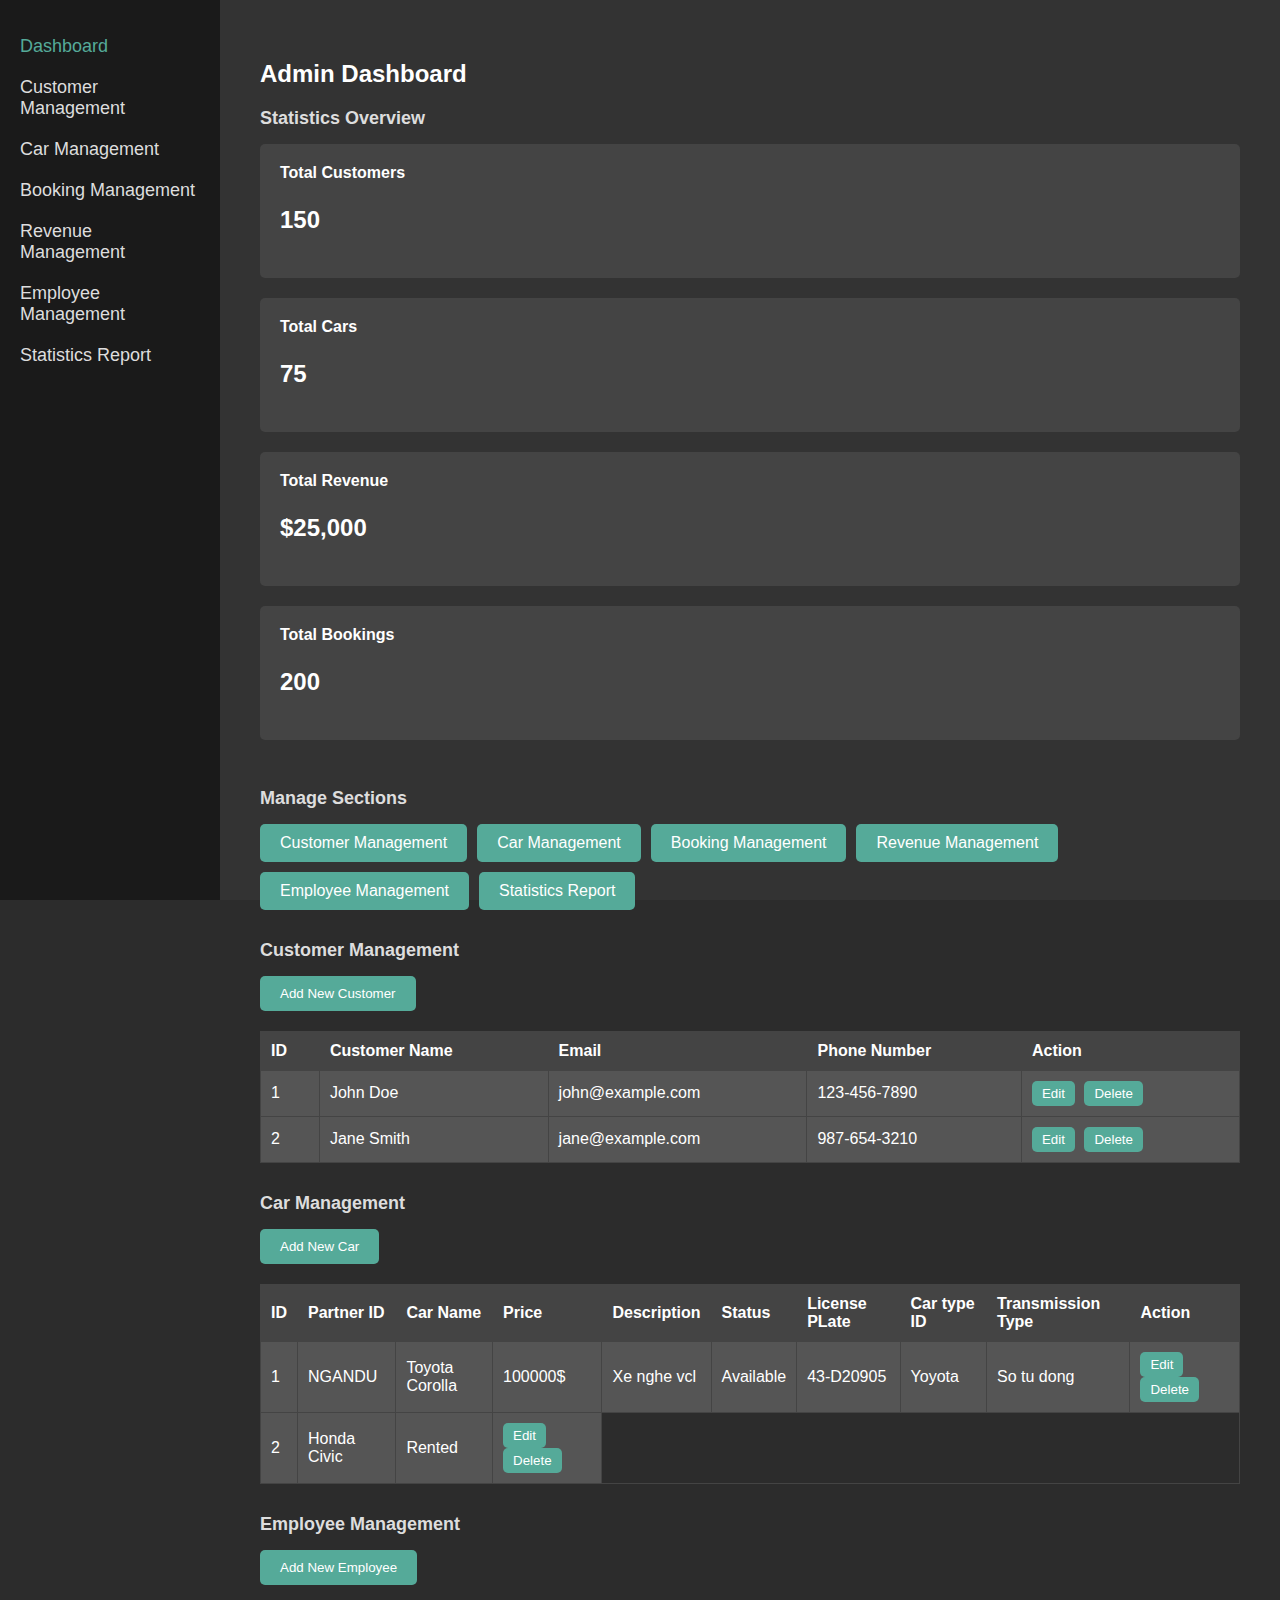
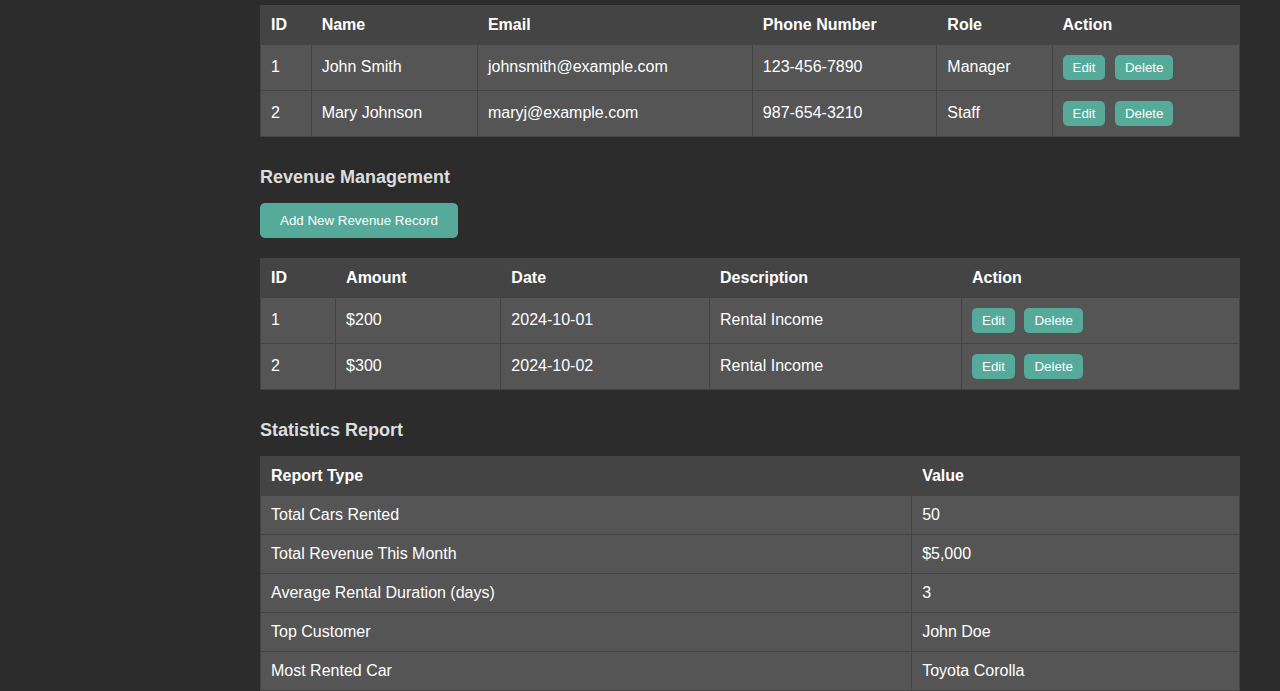
<file: admin.html>
<!DOCTYPE html>
<html lang="en">
<head>
    <meta charset="UTF-8">
    <meta name="viewport" content="width=device-width, initial-scale=1.0">
    <title>Admin Dashboard</title>
    <link rel="stylesheet" href="admin.css">
</head>
<body>

    <div class="wrapper">
        <!-- Side Menu -->
        <div class="side-menu">
            <ul>
                <li><a href="#" class="active">Dashboard</a></li>
                <li><a href="#" class="customer-management">Customer Management</a></li>
                <li><a href="#" class="car-management">Car Management</a></li>
                <li><a href="#" class="booking-management">Booking Management</a></li>
                <li><a href="#" class="revenue-management">Revenue Management</a></li>
                <li><a href="#" class="employee-management">Employee Management</a></li>
                <li><a href="#" class="statistics-report">Statistics Report</a></li>
            </ul>
        </div>

        <!-- Main Content -->
        <div class="container">
            <h2>Admin Dashboard</h2>

            <!-- Statistics Section -->
            <div class="section statistics">
                <h3>Statistics Overview</h3>
                <div class="stat-card">
                    <h4>Total Customers</h4>
                    <p>150</p>
                </div>
                <div class="stat-card">
                    <h4>Total Cars</h4>
                    <p>75</p>
                </div>
                <div class="stat-card">
                    <h4>Total Revenue</h4>
                    <p>$25,000</p>
                </div>
                <div class="stat-card">
                    <h4>Total Bookings</h4>
                    <p>200</p>
                </div>
            </div>

            <!-- Management Sections -->
            <div class="section management">
                <h3>Manage Sections</h3>
                <div class="manage-links">
                    <a href="#" class="manage-link active">Customer Management</a>
                    <a href="#" class="manage-link">Car Management</a>
                    <a href="#" class="manage-link">Booking Management</a>
                    <a href="#" class="manage-link">Revenue Management</a>
                    <a href="#" class="manage-link">Employee Management</a>
                    <a href="#" class="manage-link">Statistics Report</a>
                </div>
            </div>

            <!-- Customer Management Section -->
            <div class="section customer-management">
                <h3>Customer Management</h3>
                <button class="add-customer-button">Add New Customer</button>
                <table>
                    <thead>
                        <tr>
                            <th>ID</th>
                            <th>Customer Name</th>
                            <th>Email</th>
                            <th>Phone Number</th>
                            <th>Action</th>
                        </tr>
                    </thead>
                    <tbody>
                        <tr>
                            <td>1</td>
                            <td>John Doe</td>
                            <td>john@example.com</td>
                            <td>123-456-7890</td>
                            <td>
                                <button class="edit-button">Edit</button>
                                <button class="delete-button">Delete</button>
                            </td>
                        </tr>
                        <tr>
                            <td>2</td>
                            <td>Jane Smith</td>
                            <td>jane@example.com</td>
                            <td>987-654-3210</td>
                            <td>
                                <button class="edit-button">Edit</button>
                                <button class="delete-button">Delete</button>
                            </td>
                        </tr>
                        <!-- More rows as needed -->
                    </tbody>
                </table>
            </div>

            <!-- Car Management Section -->
            <div class="section car-management">
                <h3>Car Management</h3>
                <button class="add-car-button">Add New Car</button>
                <table>
                    <thead>
                        <tr>
                            <th>ID</th>
                            <th>Partner ID</th>
                            <th>Car Name</th>
                            <th>Price</th>
                            <th>Description</th>
                            <th>Status</th>
                            <th>License PLate</th>
                            <th>Car type ID</th>
                            <th>Transmission Type</th>
                            <th>Action</th>
                        </tr>
                    </thead>
                    <tbody>
                        <tr>
                            <td>1</td>
                            <td>NGANDU</td>
                            <td>Toyota Corolla</td>
                            <td>100000$</td>
                            <td>Xe nghe vcl</td>
                            <td>Available</td>
                            <td>43-D20905</td>
                            <td>Yoyota</td>
                            <td>So tu dong</td>
                            <td>
                                <button class="edit-button">Edit</button>
                                <button class="delete-button">Delete</button>
                            </td>
                        </tr>
                        <tr>
                            <td>2</td>
                            <td>Honda Civic</td>
                            <td>Rented</td>
                            <td>
                                <button class="edit-button">Edit</button>
                                <button class="delete-button">Delete</button>
                            </td>
                        </tr>
                        <!-- More rows as needed -->
                    </tbody>
                </table>
            </div>

            <!-- Employee Management Section -->
            <div class="section employee-management">
                <h3>Employee Management</h3>
                <button class="add-employee-button">Add New Employee</button>
                <table>
                    <thead>
                        <tr>
                            <th>ID</th>
                            <th>Name</th>
                            <th>Email</th>
                            <th>Phone Number</th>
                            <th>Role</th>
                            <th>Action</th>
                        </tr>
                    </thead>
                    <tbody>
                        <tr>
                            <td>1</td>
                            <td>John Smith</td>
                            <td>johnsmith@example.com</td>
                            <td>123-456-7890</td>
                            <td>Manager</td>
                            <td>
                                <button class="edit-button">Edit</button>
                                <button class="delete-button">Delete</button>
                            </td>
                        </tr>
                        <tr>
                            <td>2</td>
                            <td>Mary Johnson</td>
                            <td>maryj@example.com</td>
                            <td>987-654-3210</td>
                            <td>Staff</td>
                            <td>
                                <button class="edit-button">Edit</button>
                                <button class="delete-button">Delete</button>
                            </td>
                        </tr>
                        <!-- More rows as needed -->
                    </tbody>
                </table>
            </div>

            <!-- Revenue Management Section -->
            <div class="section revenue-management">
                <h3>Revenue Management</h3>
                <button class="add-revenue-button">Add New Revenue Record</button>
                <table>
                    <thead>
                        <tr>
                            <th>ID</th>
                            <th>Amount</th>
                            <th>Date</th>
                            <th>Description</th>
                            <th>Action</th>
                        </tr>
                    </thead>
                    <tbody>
                        <tr>
                            <td>1</td>
                            <td>$200</td>
                            <td>2024-10-01</td>
                            <td>Rental Income</td>
                            <td>
                                <button class="edit-button">Edit</button>
                                <button class="delete-button">Delete</button>
                            </td>
                        </tr>
                        <tr>
                            <td>2</td>
                            <td>$300</td>
                            <td>2024-10-02</td>
                            <td>Rental Income</td>
                            <td>
                                <button class="edit-button">Edit</button>
                                <button class="delete-button">Delete</button>
                            </td>
                        </tr>
                        <!-- More rows as needed -->
                    </tbody>
                </table>
            </div>

            <!-- Statistics Report Section -->
            <div class="section statistics-report">
                <h3>Statistics Report</h3>
                <table>
                    <thead>
                        <tr>
                            <th>Report Type</th>
                            <th>Value</th>
                        </tr>
                    </thead>
                    <tbody>
                        <tr>
                            <td>Total Cars Rented</td>
                            <td>50</td>
                        </tr>
                        <tr>
                            <td>Total Revenue This Month</td>
                            <td>$5,000</td>
                        </tr>
                        <tr>
                            <td>Average Rental Duration (days)</td>
                            <td>3</td>
                        </tr>
                        <tr>
                            <td>Top Customer</td>
                            <td>John Doe</td>
                        </tr>
                        <tr>
                            <td>Most Rented Car</td>
                            <td>Toyota Corolla</td>
                        </tr>
                    </tbody>
                </table>
            </div>

        </div>
    </div>

</body>
</html>
</file>
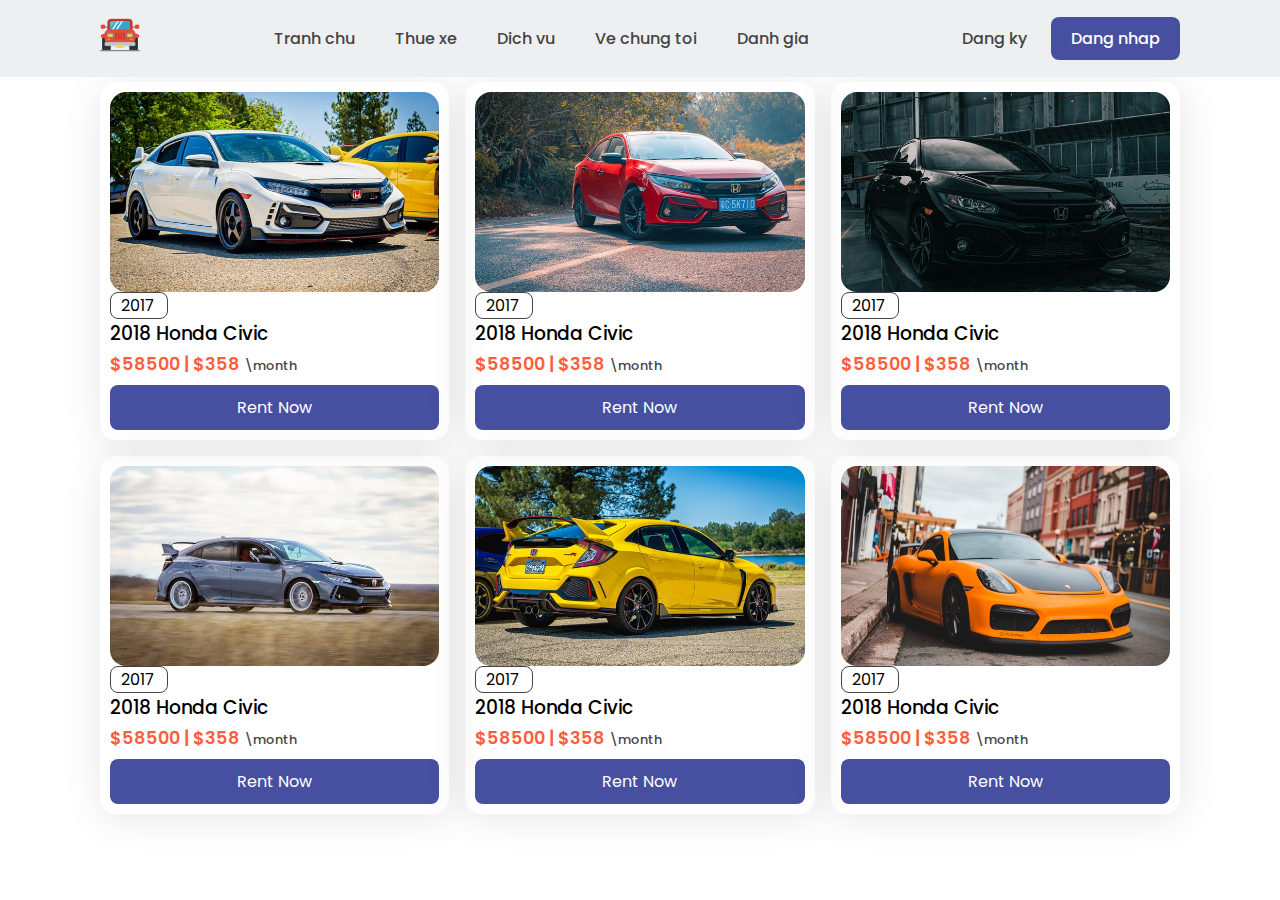
<file: CarList.html>
<!DOCTYPE html>
<html lang="en">
<head>
    <meta charset="UTF-8">
    <meta name="viewport" content="width=device-width, initial-scale=1.0">
    <title>Document</title>

    <link rel="stylesheet" href="style.css">
    <link rel="stylesheet"
  href="https://cdn.jsdelivr.net/npm/boxicons@latest/css/boxicons.min.css">
</head>
<body>

    <header>
        <a href="#" class="logo"><img src="img/jeep.png" alt=""></a>

        <div class="bx bx-menu" id="menu-icon"></div>

        <ul class="navbar">
            <li><a href="http://127.0.0.1:5500/index.html?#home">Tranh chu</a></li>
            <li><a href="http://127.0.0.1:5500/index.html?#ride">Thue xe</a></li>
            <li><a href="http://127.0.0.1:5500/index.html?#services">Dich vu</a></li>
            <li><a href="http://127.0.0.1:5500/index.html?#about">Ve chung toi</a></li>
            <li><a href="http://127.0.0.1:5500/index.html?#reviews">Danh gia</a></li>
        </ul>

        <div class="header-btn">
            <a href="regis.html" class="sign-up">Dang ky</a>
            <a href="login.html" class="sign-in">Dang nhap</a>
        </div>
    </header>

    <section class="services" id="services">
        <div class="services-container">
            <div class="box">
                <div class="box-img">
                    <img src=" img/car1.jpg" alt="">
                </div>
                <p>2017</p>
                <h3>2018 Honda Civic</h3>
                <h2>$58500 | $358 <span>\month</span></h2>
                <a href="#"class="btn">Rent Now</a>
            </div>

            <div class="box">
                <div class="box-img">
                    <img src=" img/car2.jpg" alt="">
                </div>
                <p>2017</p>
                <h3>2018 Honda Civic</h3>
                <h2>$58500 | $358 <span>\month</span></h2>
                <a href="#"class="btn">Rent Now</a>
            </div>

            <div class="box">
                <div class="box-img">
                    <img src=" img/car3.jpg" alt="">
                </div>
                <p>2017</p>
                <h3>2018 Honda Civic</h3>
                <h2>$58500 | $358 <span>\month</span></h2>
                <a href="#"class="btn">Rent Now</a>
            </div>

            <div class="box">
                <div class="box-img">
                    <img src=" img/car4.jpg" alt="">
                </div>
                <p>2017</p>
                <h3>2018 Honda Civic</h3>
                <h2>$58500 | $358 <span>\month</span></h2>
                <a href="#"class="btn">Rent Now</a>
            </div>

            <div class="box">
                <div class="box-img">
                    <img src=" img/car5.jpg" alt="">
                </div>
                <p>2017</p>
                <h3>2018 Honda Civic</h3>
                <h2>$58500 | $358 <span>\month</span></h2>
                <a href="#"class="btn">Rent Now</a>
            </div>

            <div class="box">
                <div class="box-img">
                    <img src=" img/car6.jpg" alt="">
                </div>
                <p>2017</p>
                <h3>2018 Honda Civic</h3>
                <h2>$58500 | $358 <span>\month</span></h2>
                <a href="#"class="btn">Rent Now</a>
            </div>
        </div>
    </section>
    


    
</body>
</html>
</file>
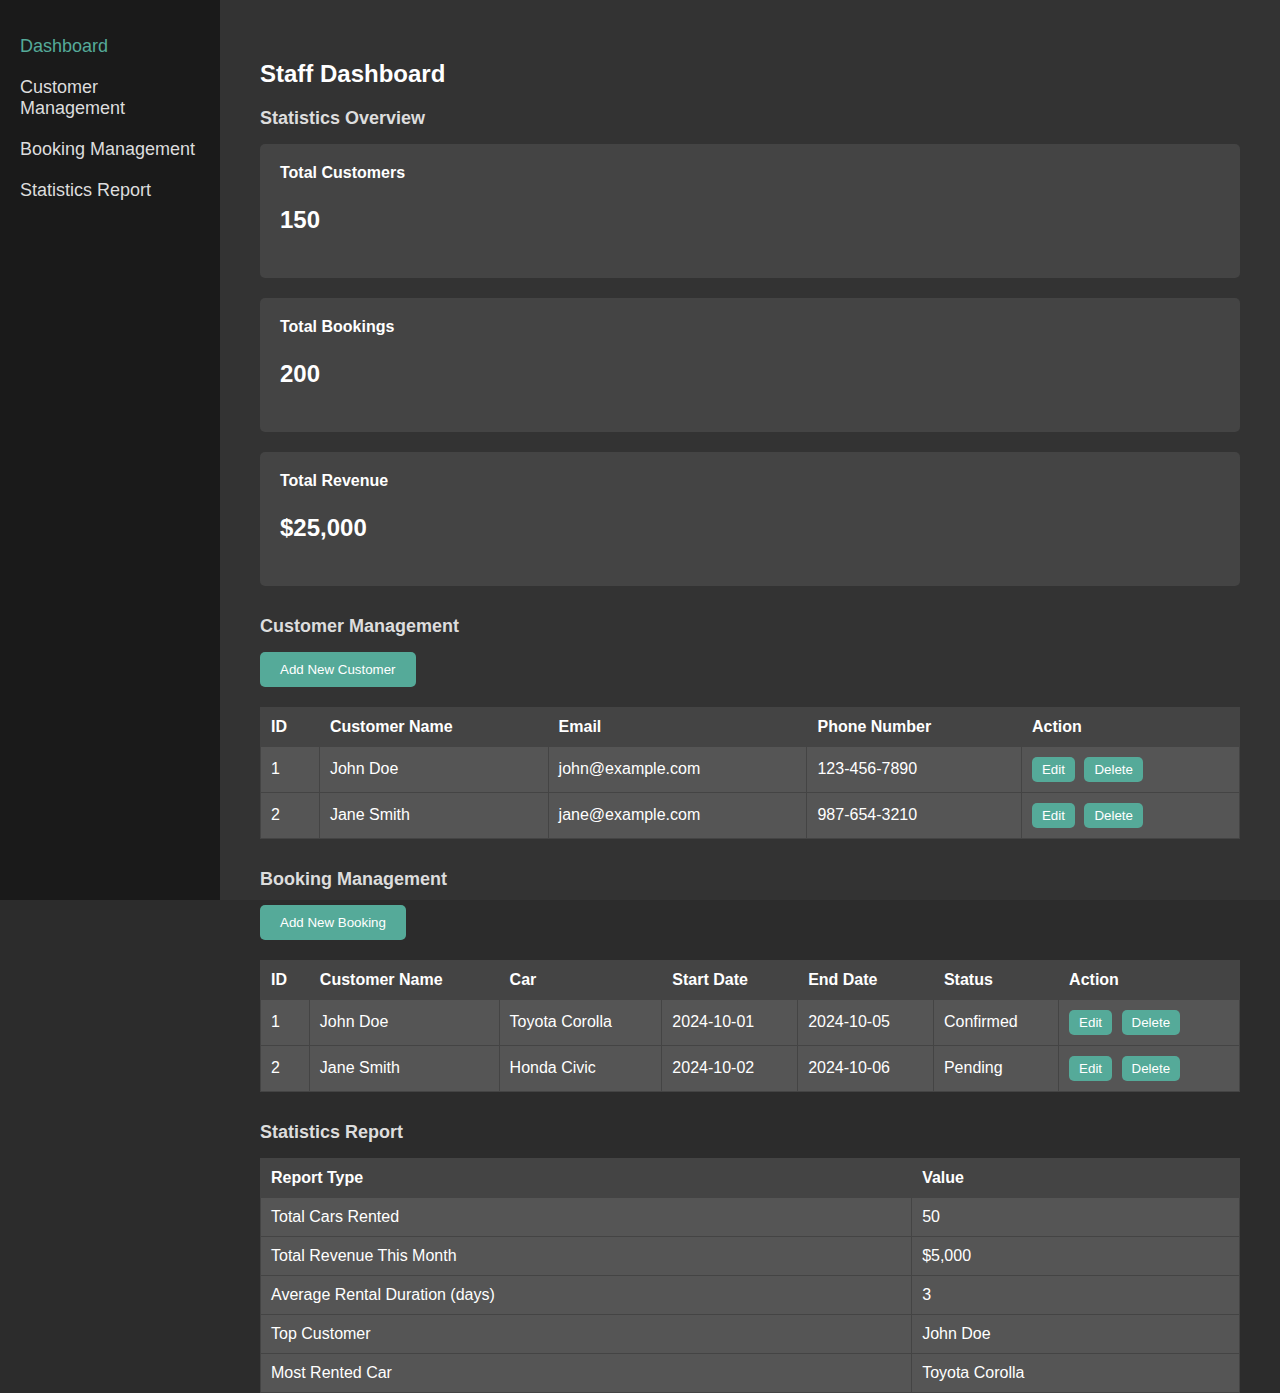
<file: epm.html>
<!DOCTYPE html>
<html lang="en">
<head>
    <meta charset="UTF-8">
    <meta name="viewport" content="width=device-width, initial-scale=1.0">
    <title>Staff Dashboard</title>
    <link rel="stylesheet" href="epm.css">
</head>
<body>

    <div class="wrapper">
        <!-- Side Menu -->
        <div class="side-menu">
            <ul>
                <li><a href="#" class="active">Dashboard</a></li>
                <li><a href="#" class="customer-management">Customer Management</a></li>
                <li><a href="#" class="booking-management">Booking Management</a></li>
                <li><a href="#" class="statistics-report">Statistics Report</a></li>
            </ul>
        </div>

        <!-- Main Content -->
        <div class="container">
            <h2>Staff Dashboard</h2>

            <!-- Statistics Section -->
            <div class="section statistics">
                <h3>Statistics Overview</h3>
                <div class="stat-card">
                    <h4>Total Customers</h4>
                    <p>150</p>
                </div>
                <div class="stat-card">
                    <h4>Total Bookings</h4>
                    <p>200</p>
                </div>
                <div class="stat-card">
                    <h4>Total Revenue</h4>
                    <p>$25,000</p>
                </div>
            </div>

            <!-- Customer Management Section -->
            <div class="section customer-management">
                <h3>Customer Management</h3>
                <button class="add-customer-button">Add New Customer</button>
                <table>
                    <thead>
                        <tr>
                            <th>ID</th>
                            <th>Customer Name</th>
                            <th>Email</th>
                            <th>Phone Number</th>
                            <th>Action</th>
                        </tr>
                    </thead>
                    <tbody>
                        <tr>
                            <td>1</td>
                            <td>John Doe</td>
                            <td>john@example.com</td>
                            <td>123-456-7890</td>
                            <td>
                                <button class="edit-button">Edit</button>
                                <button class="delete-button">Delete</button>
                            </td>
                        </tr>
                        <tr>
                            <td>2</td>
                            <td>Jane Smith</td>
                            <td>jane@example.com</td>
                            <td>987-654-3210</td>
                            <td>
                                <button class="edit-button">Edit</button>
                                <button class="delete-button">Delete</button>
                            </td>
                        </tr>
                        <!-- More rows as needed -->
                    </tbody>
                </table>
            </div>

            <!-- Booking Management Section -->
            <div class="section booking-management">
                <h3>Booking Management</h3>
                <button class="add-booking-button">Add New Booking</button>
                <table>
                    <thead>
                        <tr>
                            <th>ID</th>
                            <th>Customer Name</th>
                            <th>Car</th>
                            <th>Start Date</th>
                            <th>End Date</th>
                            <th>Status</th>
                            <th>Action</th>
                        </tr>
                    </thead>
                    <tbody>
                        <tr>
                            <td>1</td>
                            <td>John Doe</td>
                            <td>Toyota Corolla</td>
                            <td>2024-10-01</td>
                            <td>2024-10-05</td>
                            <td>Confirmed</td>
                            <td>
                                <button class="edit-button">Edit</button>
                                <button class="delete-button">Delete</button>
                            </td>
                        </tr>
                        <tr>
                            <td>2</td>
                            <td>Jane Smith</td>
                            <td>Honda Civic</td>
                            <td>2024-10-02</td>
                            <td>2024-10-06</td>
                            <td>Pending</td>
                            <td>
                                <button class="edit-button">Edit</button>
                                <button class="delete-button">Delete</button>
                            </td>
                        </tr>
                        <!-- More rows as needed -->
                    </tbody>
                </table>
            </div>

            <!-- Statistics Report Section -->
            <div class="section statistics-report">
                <h3>Statistics Report</h3>
                <table>
                    <thead>
                        <tr>
                            <th>Report Type</th>
                            <th>Value</th>
                        </tr>
                    </thead>
                    <tbody>
                        <tr>
                            <td>Total Cars Rented</td>
                            <td>50</td>
                        </tr>
                        <tr>
                            <td>Total Revenue This Month</td>
                            <td>$5,000</td>
                        </tr>
                        <tr>
                            <td>Average Rental Duration (days)</td>
                            <td>3</td>
                        </tr>
                        <tr>
                            <td>Top Customer</td>
                            <td>John Doe</td>
                        </tr>
                        <tr>
                            <td>Most Rented Car</td>
                            <td>Toyota Corolla</td>
                        </tr>
                    </tbody>
                </table>
            </div>

        </div>
    </div>

</body>
</html>
</file>
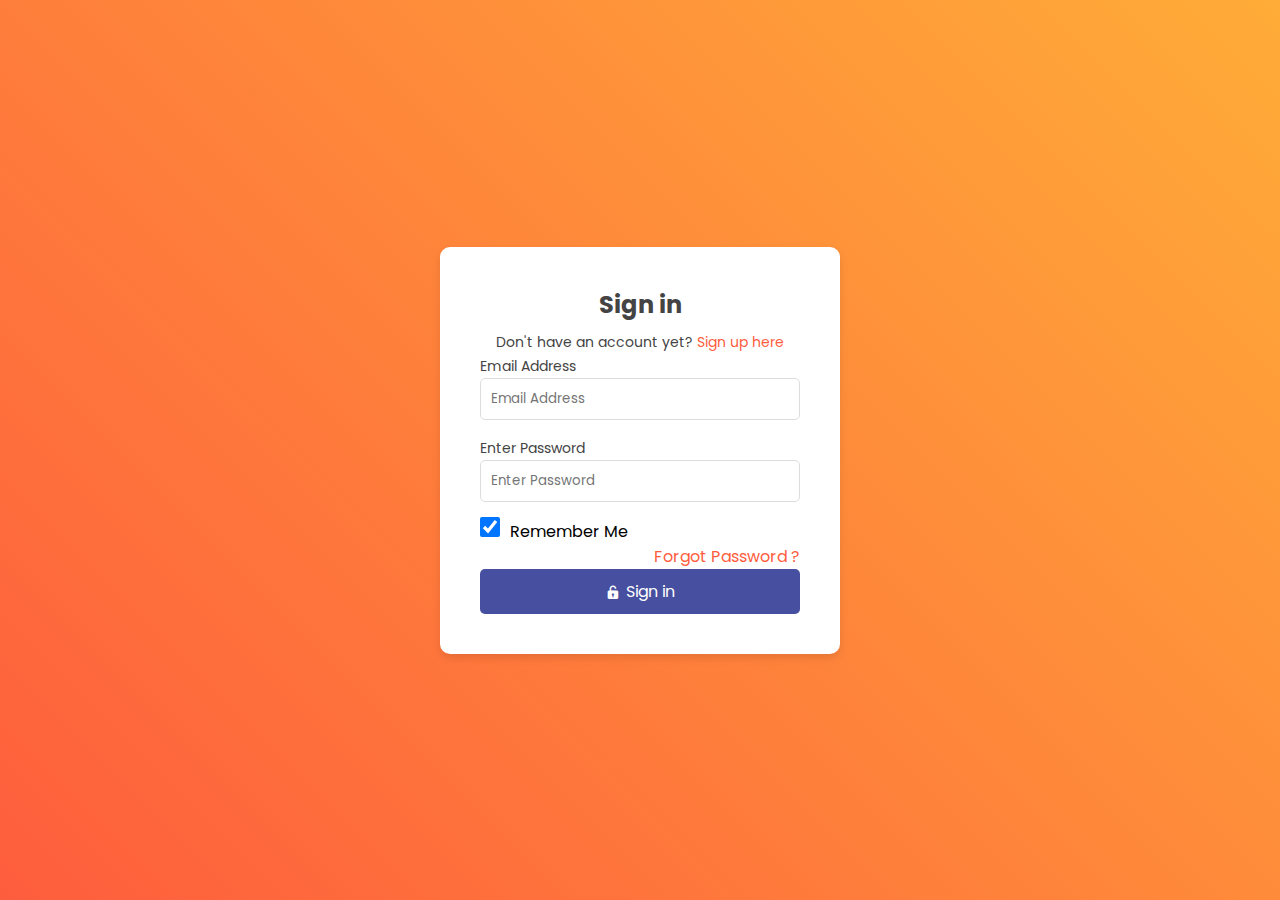
<file: login.html>
<!DOCTYPE html>
<html lang="en">

<head>
  <meta charset="UTF-8">
  <meta name="viewport" content="width=device-width, initial-scale=1.0">
  <title>Document</title>

  <link rel="stylesheet" href="loginstyle.css">
  <link rel="stylesheet" href="https://cdn.jsdelivr.net/npm/boxicons@latest/css/boxicons.min.css">
</head>

<body>
  <div class="card-body">
    <div class="border p-4 rounded">
      <div class="text-center">
        <h3 class="">Sign in</h3>
        <p>Don't have an account yet? <a href="regis.html">Sign up here</a></p>
      </div>
      <div class="form-body" action="login.php" method="POST">
        <form class="row g-3">
          <div class="col-12"><label class="form-label">Email Address</label><input type="email" class="form-control"
              id="inputEmailAddress" placeholder="Email Address"></div>
          <div class="col-12"><label for="inputChoosePassword" class="form-label">Enter Password</label><input
              type="password" class="form-control border-end-0" placeholder="Enter Password"></div>
          <div class="col-md-6">
            <div class="form-check form-switch"><input class="form-check-input" type="checkbox"
                id="flexSwitchCheckChecked" checked=""><label class="form-check-label"
                for="flexSwitchCheckChecked">Remember Me</label></div>
          </div>
          <div class="col-md-6 text-end"><a href="authentication-forgot-password.html">Forgot Password ?</a></div>
          <div class="col-12">
            
            <div class="d-grid"><button type="button" class="btn btn-primary"><i class="bx bxs-lock-open"></i>Sign
                in</button></div>
          </div>
        </form>
      </div>
    </div>
  </div>

</body>

</html>
</file>
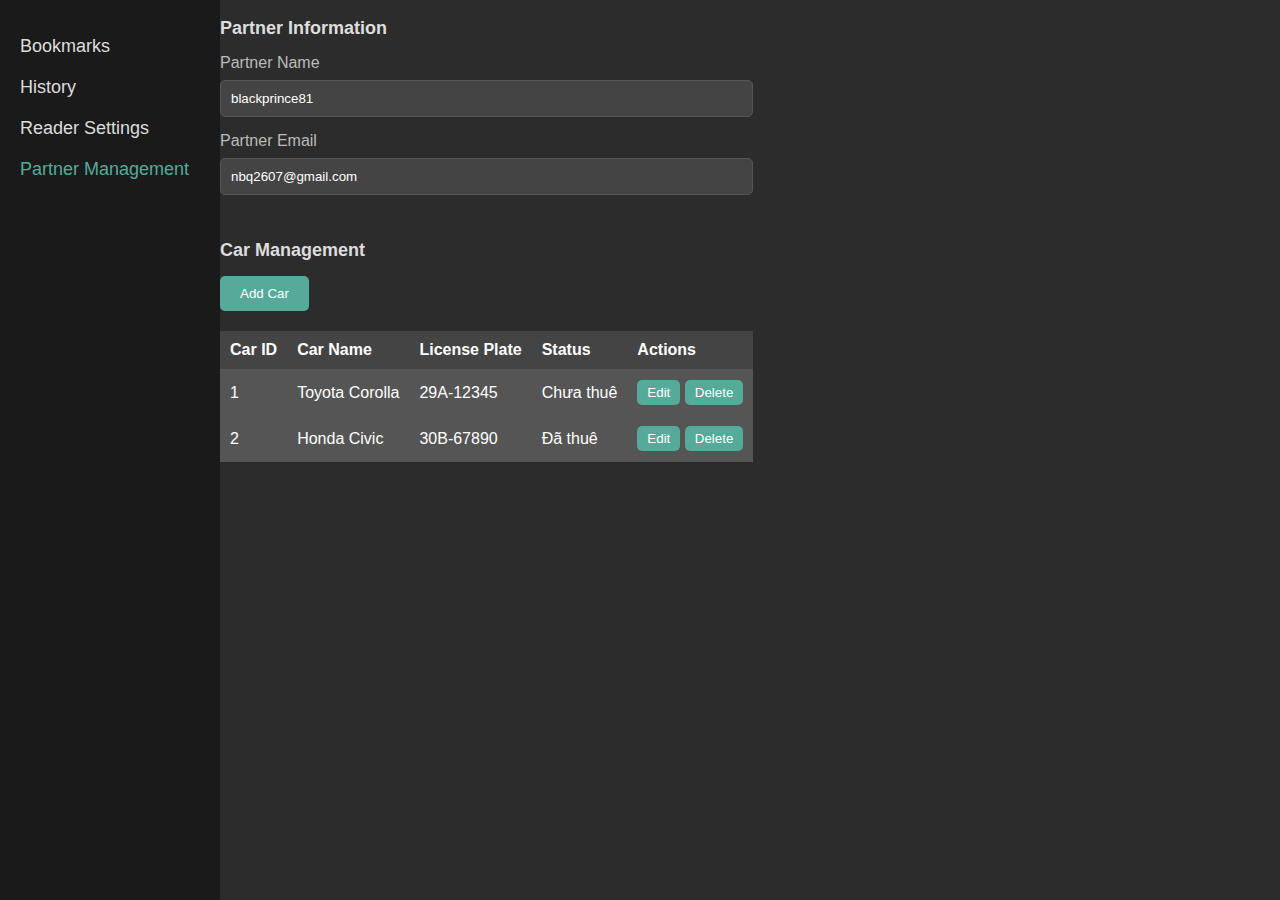
<file: Partner.html>
<!DOCTYPE html>
<html lang="en">
<head>
    <meta charset="UTF-8">
    <meta name="viewport" content="width=device-width, initial-scale=1.0">
    <title>Partner Management</title>
    <link rel="stylesheet" href="Partner.css">
</head>
<body>

    <div class="wrapper">
        <!-- Side Menu -->
        <div class="side-menu">
            <ul>
                <li><a href="#">Bookmarks</a></li>
                <li><a href="#">History</a></li>
                <li><a href="#">Reader Settings</a></li>
                <li><a href="#" class="active">Partner Management</a></li>
            </ul>
        </div>

        <!-- Main Content -->
        <div class="conta   iner">
            <!-- Partner Info Section -->
            <div class="section partner-info">
                <h3>Partner Information</h3>
                <label for="partner-name">Partner Name</label>
                <input type="text" id="partner-name" value="blackprince81" readonly>
                <label for="partner-email">Partner Email</label>
                <input type="email" id="partner-email" value="nbq2607@gmail.com" readonly>
            </div>

            <!-- Car Management Section -->
            <div class="section car-management">
                <h3>Car Management</h3>

                <!-- Add Car Button -->
                <button id="add-car-btn">Add Car</button>

                <!-- Car List Table -->
                <table class="car-table">
                    <thead>
                        <tr>
                            <th>Car ID</th>
                            <th>Car Name</th>
                            <th>License Plate</th>
                            <th>Status</th> <!-- Thêm cột Tình trạng -->
                            <th>Actions</th>
                        </tr>
                    </thead>
                    <tbody>
                        <tr>
                            <td>1</td>
                            <td>Toyota Corolla</td>
                            <td>29A-12345</td>
                            <td>Chưa thuê</td> <!-- Hiển thị tình trạng xe -->
                            <td>
                                <button class="edit-btn">Edit</button>
                                <button class="delete-btn">Delete</button>
                            </td>
                        </tr>
                        <tr>
                            <td>2</td>
                            <td>Honda Civic</td>
                            <td>30B-67890</td>
                            <td>Đã thuê</td> <!-- Hiển thị tình trạng xe -->
                            <td>
                                <button class="edit-btn">Edit</button>
                                <button class="delete-btn">Delete</button>
                            </td>
                        </tr>
                    </tbody>
                </table>
            </div>
        </div>
    </div>

</body>
</html>
</file>
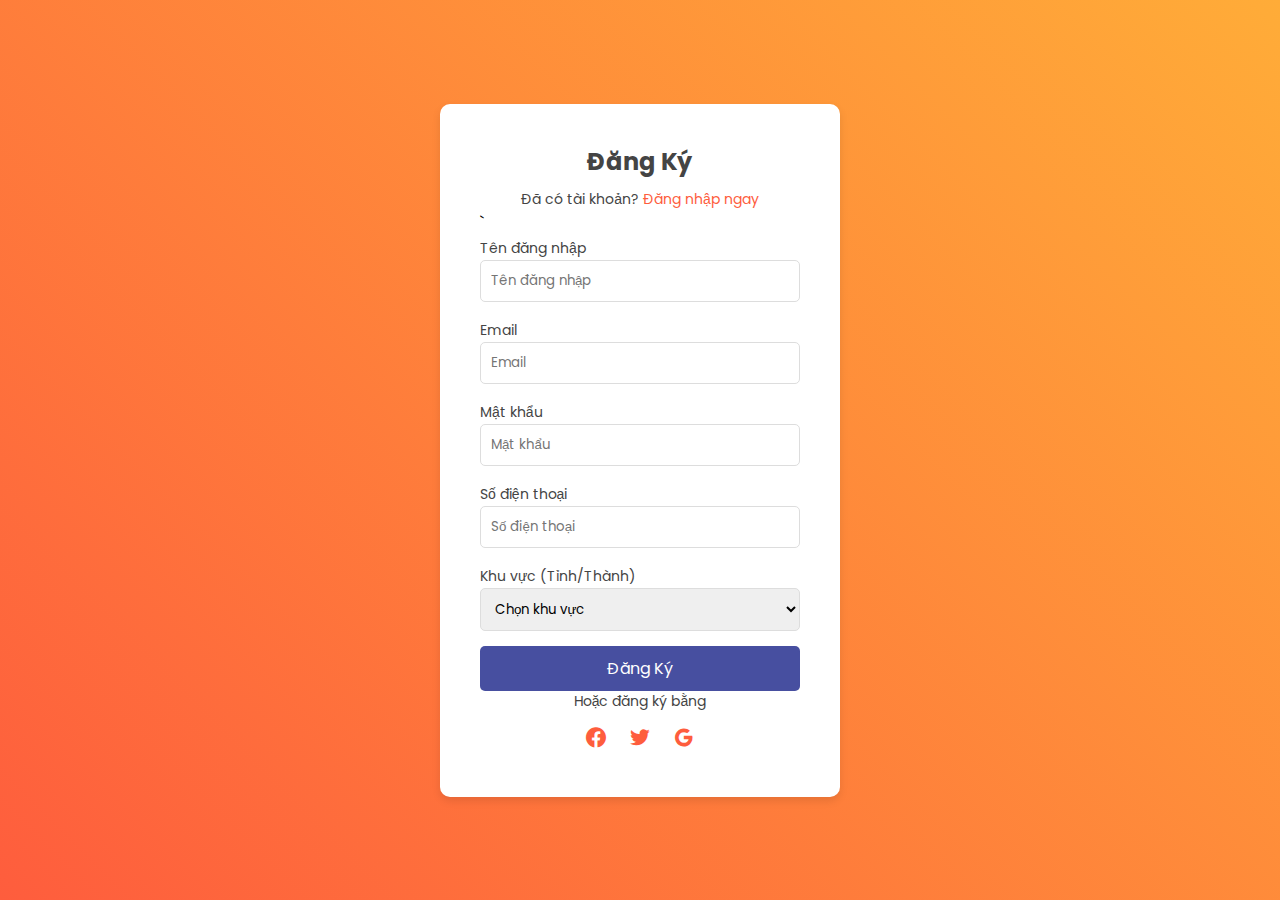
<file: regis.html>
<!DOCTYPE html>
<html lang="en">
<head>
    <meta charset="UTF-8">
    <meta name="viewport" content="width=device-width, initial-scale=1.0">
    <title>Đăng Ký</title>
    <link rel="stylesheet" href="regisstyle.css">
    <link rel="stylesheet" href="https://cdn.jsdelivr.net/npm/boxicons@latest/css/boxicons.min.css">
</head>
<body>
    <div class="card-body">
        <div class="border p-4 rounded">
            <div class="text-center">
                <h3 class="">Đăng Ký</h3>
                <p>Đã có tài khoản? <a href="login.html">Đăng nhập ngay</a></p>
            </div>
            <div class="form-body">
                <form class="row g-3">`
                    <div class="col-12">
                        <label class="form-label">Tên đăng nhập</label>
                        <input type="text" class="form-control" placeholder="Tên đăng nhập" required>
                    </div>
                    <div class="col-12">
                        <label class="form-label">Email</label>
                        <input type="email" class="form-control" placeholder="Email" required>
                    </div>
                    <div class="col-12">
                        <label class="form-label">Mật khẩu</label>
                        <input type="password" class="form-control" placeholder="Mật khẩu" required>
                    </div>
                    <div class="col-12">
                        <label class="form-label">Số điện thoại</label>
                        <input type="tel" class="form-control" placeholder="Số điện thoại" required>
                    </div>
                    <div class="col-12">
                        <label class="form-label">Khu vực (Tỉnh/Thành)</label>
                        <select class="form-control" required>
                            <option value="" disabled selected>Chọn khu vực</option>
                            <option value="Hà Nội">Hà Nội</option>
                            <option value="Hồ Chí Minh">Hồ Chí Minh</option>
                            <option value="Đà Nẵng">Đà Nẵng</option>
                            <option value="Cần Thơ">Cần Thơ</option>
                            <option value="Huế">Huế</option>
                        </select>
                    </div>
                    <div class="col-12 text-center">
                        <div class="d-grid">
                            <button type="submit" class="btn btn-primary">Đăng Ký</button>
                        </div>
                    </div>
                    <div class="col-12 text-center">
                        <p>Hoặc đăng ký bằng</p>
                        <div class="social-icons">
                            <a href="#" class="btn-social"><i class='bx bxl-facebook-circle'></i></a>
                            <a href="#" class="btn-social"><i class='bx bxl-twitter'></i></a>
                            <a href="#" class="btn-social"><i class='bx bxl-google'></i></a>
                        </div>
                    </div>
                </form>
            </div>
        </div>
    </div>
</body>
</html>
</file>
<file: admin.css>
@import url('https://fonts.googleapis.com/css2?family=Poppins:wght@200;300;400;500;600;700;800;900&display=swap');

body {
    font-family: Arial, sans-serif;
    background-color: #2C2C2C;
    color: #ffffff;
    margin: 0;
    padding: 0;
}

.wrapper {
    display: flex;
    height: 100vh;
}

.side-menu {
    background-color: #1A1A1A;
    width: 220px;
    padding: 20px;
    box-sizing: border-box;
}

.side-menu ul {
    list-style: none;
    padding: 0;
}

.side-menu ul li {
    margin-bottom: 20px;
}

.side-menu ul li a {
    text-decoration: none;
    color: #ddd;
    font-size: 18px;
    display: block;
}

.side-menu ul li a:hover {
    color: #5A9;
}

.side-menu ul li a.active {
    color: #5A9;
}

.container {
    flex: 1;
    background-color: #333;
    padding: 40px;
    box-sizing: border-box;
}

h2 {
    margin-bottom: 20px;
}

.section {
    margin-bottom: 30px;
}

.section h3 {
    margin-bottom: 15px;
    color: #ddd;
    font-size: 18px;
}

.stat-card {
    background-color: #444;
    padding: 20px;
    border-radius: 5px;
    margin-bottom: 20px;
}

.stat-card h4 {
    margin: 0 0 10px;
}

.stat-card p {
    font-size: 24px;
    font-weight: bold;
}

.management {
    display: flex;
    flex-direction: column;
}

.manage-links {
    display: flex;
    flex-wrap: wrap;
    gap: 10px;
}

.manage-link {
    padding: 10px 20px;
    background-color: #5A9;
    color: white;
    text-decoration: none;
    border-radius: 5px;
    transition: background-color 0.3s;
}

.manage-link:hover {
    background-color: #48a;
}

.customer-management, .car-management, .employee-management, .revenue-management, .statistics-report {
    margin-top: 20px;
}

.add-customer-button, .add-car-button, .add-employee-button, .add-revenue-button {
    background-color: #5A9;
    color: white;
    border: none;
    padding: 10px 20px;
    border-radius: 5px;
    cursor: pointer;
    margin-bottom: 20px;
}

.add-customer-button:hover, .add-car-button:hover, .add-employee-button:hover, .add-revenue-button:hover {
    background-color: #48a;
}

table {
    width: 100%;
    border-collapse: collapse;
}

table, th, td {
    border: 1px solid #444;
}

th, td {
    padding: 10px;
    text-align: left;
}

th {
    background-color: #444;
}

td {
    background-color: #555;
}

.edit-button, .delete-button {
    background-color: #5A9;
    color: white;
    border: none;
    padding: 5px 10px;
    border-radius: 5px;
    cursor: pointer;
    margin-right: 5px;
}

.edit-button:hover, .delete-button:hover {
    background-color: #48a;
}
</file>
<file: style.css>
@import url('https://fonts.googleapis.com/css2?family=Poppins:wght@200;300;400;500;600;700;800;900&display=swap');

*{
    margin: 0;
    padding: 0;
    box-sizing: border-box;
        scroll-padding-top: 2rem;
    scroll-behavior: smooth;
    list-style: none;
    text-decoration: none;
    font-family: 'Poppins', sans-serif;
}
:root{
    --main-color: #fe5d3d;
    --second-color: #ffac38;
    --text-color: #444;
    --gradinet: linear-gradinet(#fe5d3d,#ffac38);
}
html::-webkit-scrollbar-track{
    width: 0.5rem;
}
html::-webkit-scrollbar-track{
    background: transparent;
}
html::-webkit-scrollbar-thumb{
    background: var(--main-color);
    border-radius: 5rem;
}
section{
    padding: 50px 100px;
}
header{
    position:fixed;
    width: 100%;
    top:0;
    right: 0;
    z-index: 1000;
    display: flex;
    align-items: center;
    justify-content: space-between;
    background: #eeeff1;
    padding: 15px 100px;
}
.logo img{
    width: 40px;
}
.navbar{
    display: flex;
}
.navbar li{
    position: relative;
}
.navbar a{
    font-size: 1rem;
    padding: 10px 20px;
    color: var(--text-color);
    font-weight: 500;

}
.navbar a::after{
    content: "";
    width: 100%;
    height: 3px;
    background:var(--gradinet) ;
    position:absolute;
    bottom: -4px;
    left: 0;
    transition: 0.5s;
}
.navbar a:hover::after{
    width: 100%;   
}
#menu-icon{
    font-size: 24px;
    cursor: pointer;
    z-index: 10001;
    display: none;
}
.header-btn a{
    padding: 10px 20px;
    color: var(--text-color);
    font-weight: 500;


}
.header-btn .sign-in{
    background:#474fa0 ;
    color: #fff;
    border-radius: 0.5rem;

}   
.header-btn .sign-in:hover{
    background: var(--main-color);
}

.home {
    width: 100%;
    min-height: 100vh;
    position: relative;
    background: url(img/Car\ Website\ –\ 1@2x.png);
    background-repeat: no-repeat;
    background-position: center right;
    background-size: cover;
    display: grid;
    align-items: center;
    grid-template-columns: repeat(2,1fr);
}

.text h1 {
    font-size: 3.5rem;
    letter-spacing: 2px;
}

.text span {
    color: var(--main-color);
}

.text p {
    margin: 0.5rem 0 1rem;
}

.app-stores {
    display: flex;
}

.app-stores img{
    width: 100px;
    margin-right: 1rem;
    cursor: pointer;
}
.form-container form{
    display: flex;
    flex-wrap: wrap;
    align-items: center;
    gap: 1rem;
    position: absolute;
    bottom: 4rem;
    left: 100px;
    background:#fff;
    padding: 20px;
    border-radius: 0.5rem ;

}
.input-box{
    flex: 1 1 7rem;
    display: flex;
    flex-direction: column;

}
.input-box span{
    font-weight: 500;

}
.input-box input{
    padding: 7px;
    outline: none;
    border: none ;
    background: #eeeff1;
    border-radius: 0.5rem;
    font-size: 1rem;
}
.form-container form .btn{
    flex: 1 1 7rem;
    padding: 10px 34px;
    border: none;
    border-radius: 0.5rem;
    background:#474fa0;
    color: #fff;
    font-size: 1rem;
    font-weight: 500;
}
.form-container form .btn:hover{
  background: var(--main-color) ;

}
.heading{
    text-align: center;

}
.heading span{
    font-weight: 500;
    text-transform:uppercase ;
}
.heading h1{
    font-size: 2rem;
}
.ride-container{
    display: grid;
    align-items: center;
    grid-template-columns: repeat(auto-fit,minmax(250px,auto));
    gap: 1rem;
    margin-top: 2rem;
}

.ride-container .box {
    text-align: center;
    padding: 20px;
}

.ride-container .box .bx{
    font-size: 34px;
    padding: 10px;
    background: #eeeff1;
    border-radius: 0.5rem;
    color: var(--main-color);
}
.ride-container .box h2{
    font-size: 1.3rem;
    font-weight: 500;
    margin: 1.4rem 0 0.5rem;
}
.ride-container .box .bx:hover, .ride-container .box .bx .bxs-calendar-check {
    background: var(--gradinet);
    color: #ffac38;
}
.services-container{
     display: grid;
     grid-template-columns: repeat(auto-fit,minmax(300px,auto));
     gap: 1rem;
     margin-top: 2rem;
}
.services-container .box{
    padding: 10px;
    border-radius: 1rem;
    box-shadow: 1px 4px 41px rgba(0,0,0,0.1);
}
.services-container .box .box-img{
    width: 100%;
    height: 200px;
}

.services-container .box .box-img img {
    width: 100%;
    height: 100%;
    border-radius: 1rem;
    object-fit: cover;
    object-position: center;
}

.services-container .box p {
    padding: 0 10px;
    border: 1px solid var(--text-color);
    width: 58px;
    border-radius: 0.5rem;
    margin: 1rem 0 1reml
}

.services-container .box h3 {
    font-weight: 500;
}

.services-container .box h2 {
    font-size: 1.1rem;
    font-weight: 600;
    color: var(--main-color);
    margin: 0.2rem 0 0.5rem;
}

.services-container .box h2 span {
    font-size: 0.8rem;
    font-weight: 500;
    color: var(--text-color);
}

.services-container .box .btn{
    display: flex;
    justify-content: center;
    background: #474fa0;
    color: #fff;
    padding: 10px;
    border-radius: 0.5rem;
}

.services-container .box .btn:hover {
    background: var(--main-color);
}

.about-container {
    display: grid;
    grid-template-columns: repeat(2, 1fr);
    margin-top: 2rem;
    align-items: center;
    gap: 1rem;
    margin-top: 1rem;
}

.about-img img {
    width: 100%;
}

.about-text span {
    font-weight: 500;
    color: var(--main-color);
    text-transform: uppercase;
}

.about-text p {
    margin: 0.5rem 0 1.4rem;
}

.about-text .btn {
    padding: 10px 20px;
    background: #474fa0;
    color: #fff;
    border-radius: 0.5rem;
}

.about-text .btn:hover {
    background: var(--main-color);
}

.reviews-container {
    display: grid;
    grid-template-columns: repeat(auto-fit,minmax(250px,auto));
    gap: 1rem;
    margin-top: 2rem;
}

.rev-img {
    width: 70px;
    height: 70px;

}

.rev-img img {
    width: 100%;
    height: 100%;
    border-radius: 50%;
    object-fit: cover;
    object-position: center;
    border: 2px solid var(--second-color);
}

.reviews-container .box {
    display: flex;
    flex-direction: column;
    align-items: center;
    text-emphasis: center;
    padding: 20px;
    box-shadow: 1px 4px 41px rgba(0, 0, 0, 0.1);
    border-radius: 0.5rem;
}

.reviews-container .box h2 {
    font-size: 1.1rem;
    font-weight: 600;
    margin: 0.5rem 0 0.5rem;
}

.reviews-container .box p {
    font-style: italic;

}

.reviews-container .box .stars .bx{
    color: var(--main-color);
}

.newsletter {
    background: linear-gradient(to top right, #fe5d3d, #ffac38);
    display: flex;
    flex-direction: column;
    align-items: center;
}

.newsletter h2 {
    color: #fff;
    font-size: 1.8rem;

}

.newsletter .box {
    margin-top: 1rem;
    background: #fff;
    border-radius: 0.5rem;
    padding: 4px 8px;
    width: 350px;
    display: flex;
    justify-content: space-between;
}

.newsletter .box input {
    border: none;
    outline: none;
}

.newsletter .box .btn {
    background: #474fa0;
    color: #fff;
    padding: 8px 20px;
    border-radius: 0.5rem;

}

.user-avatar {
    width: 40px;
    height: 40px;
    border-radius: 50%;
    cursor: pointer;
}

.user-menu {
    position: relative;
    display: inline-block;
}

.user-dropdown {
    display: none;
    position: absolute;
    right: 0;
    background-color: #f9f9f9;
    min-width: 160px;
    box-shadow: 0px 8px 16px 0px rgba(0,0,0,0.2);
    z-index: 1;
}

.user-dropdown a {
    color: black;
    padding: 12px 16px;
    text-decoration: none;
    display: block;
}

.user-dropdown a:hover {
    background-color: #f1f1f1;
}
</file>
<file: epm.css>
@import url('https://fonts.googleapis.com/css2?family=Poppins:wght@200;300;400;500;600;700;800;900&display=swap');

body {
    font-family: Arial, sans-serif;
    background-color: #2C2C2C;
    color: #ffffff;
    margin: 0;
    padding: 0;
}

.wrapper {
    display: flex;
    height: 100vh;
}

.side-menu {
    background-color: #1A1A1A;
    width: 220px;
    padding: 20px;
    box-sizing: border-box;
}

.side-menu ul {
    list-style: none;
    padding: 0;
}

.side-menu ul li {
    margin-bottom: 20px;
}

.side-menu ul li a {
    text-decoration: none;
    color: #ddd;
    font-size: 18px;
    display: block;
}

.side-menu ul li a:hover {
    color: #5A9;
}

.side-menu ul li a.active {
    color: #5A9;
}

.container {
    flex: 1;
    background-color: #333;
    padding: 40px;
    box-sizing: border-box;
}

h2 {
    margin-bottom: 20px;
}

.section {
    margin-bottom: 30px;
}

.section h3 {
    margin-bottom: 15px;
    color: #ddd;
    font-size: 18px;
}

.stat-card {
    background-color: #444;
    padding: 20px;
    border-radius: 5px;
    margin-bottom: 20px;
}

.stat-card h4 {
    margin: 0 0 10px;
}

.stat-card p {
    font-size: 24px;
    font-weight: bold;
}

.customer-management, .booking-management, .statistics-report {
    margin-top: 20px;
}

.add-customer-button, .add-booking-button {
    background-color: #5A9;
    color: white;
    border: none;
    padding: 10px 20px;
    border-radius: 5px;
    cursor: pointer;
    margin-bottom: 20px;
}

.add-customer-button:hover, .add-booking-button:hover {
    background-color: #48a;
}

table {
    width: 100%;
    border-collapse: collapse;
}

table, th, td {
    border: 1px solid #444;
}

th, td {
    padding: 10px;
    text-align: left;
}

th {
    background-color: #444;
}

td {
    background-color: #555;
}

.edit-button, .delete-button {
    background-color: #5A9;
    color: white;
    border: none;
    padding: 5px 10px;
    border-radius: 5px;
    cursor: pointer;
    margin-right: 5px;
}

.edit-button:hover, .delete-button:hover {
    background-color: #48a;
}
</file>
<file: loginstyle.css>
@import url('https://fonts.googleapis.com/css2?family=Poppins:wght@200;300;400;500;600;700;800;900&display=swap');

*{
    margin: 0;
    padding: 0;
    box-sizing: border-box;
        scroll-padding-top: 2rem;
    scroll-behavior: smooth;
    list-style: none;
    text-decoration: none;
    font-family: 'Poppins', sans-serif;
}

:root {
    --main-color: #fe5d3d;
    --second-color: #ffac38;
    --text-color: #444;
    --gradient: linear-gradient(45deg, #fe5d3d, #ffac38);
}


body {
    font-family: 'Arial', sans-serif;
    display: flex;
    justify-content: center;
    align-items: center;
    height: 100vh;
    margin: 0;
    background: var(--gradient);
}


.card-body {
    background-color: #fff;
    padding: 40px;
    border-radius: 10px;
    box-shadow: 0 4px 8px rgba(0, 0, 0, 0.1);
    width: 400px;
}

h3 {
    font-size: 24px;
    margin-bottom: 10px;
    color: var(--text-color);
}

p {
    color: var(--text-color);
    font-size: 14px;
}

a {
    color: var(--main-color);
    text-decoration: none;
}

a:hover {
    text-decoration: underline;
}


.form-label {
    font-size: 14px;
    margin-bottom: 5px;
    color: var(--text-color);
}

.form-control {
    width: 100%;
    padding: 10px;
    margin-bottom: 15px;
    border-radius: 5px;
    border: 1px solid #ddd;
}

.form-control:focus {
    border-color: var(--main-color);
    outline: none;
    box-shadow: 0 0 5px rgba(254, 93, 61, 0.5);
}


.btn-primary {
    background: #474fa0;
    border: none;
    padding: 10px;
    color: white;
    font-size: 16px;
    border-radius: 5px;
    cursor: pointer;
    transition: background 0.3s ease;
}

.btn-primary:hover {
    background: linear-gradient(45deg, var(--second-color), var(--main-color));
}

.bx {
    vertical-align: middle;
    margin-right: 5px;
}

.text-center {
    text-align: center;
}

.text-end {
    text-align: right;
}

.d-grid {
    display: grid;
}

.form-check-input {
    width: 20px;
    height: 20px;
    margin-right: 10px;
}

.form-control {
    color: var(--text-color);
}
</file>
<file: Partner.css>
@import url('https://fonts.googleapis.com/css2?family=Poppins:wght@200;300;400;500;600;700;800;900&display=swap');


body {
    font-family: Arial, sans-serif;
    background-color: #2C2C2C;
    color: #ffffff;
    margin: 0;
    padding: 0;
}

.wrapper {
    display: flex;
    height: 100vh;
}

.side-menu {
    background-color: #1A1A1A;
    width: 220px;
    padding: 20px;
    box-sizing: border-box;
}

.side-menu ul {
    list-style: none;
    padding: 0;
}

.side-menu ul li {
    margin-bottom: 20px;
}

.side-menu ul li a {
    text-decoration: none;
    color: #ddd;
    font-size: 18px;
    display: block;
}

.side-menu ul li a:hover {
    color: #5A9;
}

.side-menu ul li a.active {
    color: #5A9;
}

.container {
    flex: 1;
    background-color: #333;
    padding: 40px;
    box-sizing: border-box;
}

.section {
    margin-bottom: 30px;
}

.section h3 {
    margin-bottom: 15px;
    color: #ddd;
    font-size: 18px;
}

.section label {
    display: block;
    margin-bottom: 8px;
    color: #bbb;
}

.section input[type="text"],
.section input[type="email"] {
    width: 100%;
    padding: 10px;
    margin-bottom: 15px;
    border: 1px solid #555;
    border-radius: 5px;
    background-color: #444;
    color: #fff;
    box-sizing: border-box;
}

#add-car-btn {
    padding: 10px 20px;
    background-color: #5A9;
    border: none;
    color: white;
    border-radius: 5px;
    cursor: pointer;
    margin-bottom: 20px;
}

.car-table {
    width: 100%;
    border-collapse: collapse;
}

.car-table th,
.car-table td {
    padding: 10px;
    text-align: left;
    border-bottom: 1px solid #555;
}

.car-table th {
    background-color: #444;
}

.car-table td {
    background-color: #555;
}

.car-table .edit-btn,
.car-table .delete-btn {
    padding: 5px 10px;
    background-color: #5A9;
    border: none;
    color: white;
    border-radius: 5px;
    cursor: pointer;
}

.car-table .edit-btn:hover,
.car-table .delete-btn:hover {
    background-color: #48a;
}
</file>
<file: regisstyle.css>
@import url('https://fonts.googleapis.com/css2?family=Poppins:wght@200;300;400;500;600;700;800;900&display=swap');

*{
    margin: 0;
    padding: 0;
    box-sizing: border-box;
        scroll-padding-top: 2rem;
    scroll-behavior: smooth;
    list-style: none;
    text-decoration: none;
    font-family: 'Poppins', sans-serif;
}


/* Biến màu */
:root {
    --main-color: #fe5d3d;
    --second-color: #ffac38;
    --text-color: #444;
    --gradient: linear-gradient(45deg, #fe5d3d, #ffac38);
}

.home {
    width: 100%;
    min-height: 100vh;
    position: relative;
    background: url(img/Car\ Website\ –\ 1@2x.png);
    background-repeat: no-repeat;
    background-position: center right;
    background-size: cover;
    display: grid;
    align-items: center;
    grid-template-columns: repeat(2,1fr);
}

/* Tổng quan về body */
body {
    font-family: 'Arial', sans-serif;
    display: flex;
    justify-content: center;
    align-items: center;
    height: 100vh;
    margin: 0;
    background: var(--gradient);
}

/* Card body tổng */
.card-body {
    background-color: #fff;
    padding: 40px;
    border-radius: 10px;
    box-shadow: 0 4px 8px rgba(0, 0, 0, 0.1);
    width: 400px;
}

h3 {
    font-size: 24px;
    margin-bottom: 10px;
    color: var(--text-color);
}

p {
    color: var(--text-color);
    font-size: 14px;
}

a {
    color: var(--main-color);
    text-decoration: none;
}

a:hover {
    text-decoration: underline;
}

/* Nhãn và ô input */
.form-label {
    font-size: 14px;
    margin-bottom: 5px;
    color: var(--text-color);
}

.form-control {
    width: 100%;
    padding: 10px;
    margin-bottom: 15px;
    border-radius: 5px;
    border: 1px solid #ddd;
}

.form-control:focus {
    border-color: var(--main-color);
    outline: none;
    box-shadow: 0 0 5px rgba(254, 93, 61, 0.5);
}

/* Nút Đăng Ký */
.btn-primary {
    background: #474fa0;
    border: none;
    padding: 10px;
    color: white;
    font-size: 16px;
    border-radius: 5px;
    cursor: pointer;
    transition: background 0.3s ease;
}

.btn-primary:hover {
    background: linear-gradient(45deg, var(--second-color), var(--main-color));
}

/* Social buttons */
.social-icons {
    display: flex;
    justify-content: center;
    gap: 20px;
    margin-top: 10px;
}

.btn-social {
    font-size: 24px;
    color: var(--main-color);
    transition: color 0.3s ease;
}

.btn-social:hover {
    color: var(--second-color);
}

/* Căn chỉnh */
.text-center {
    text-align: center;
}

.d-grid {
    display: grid;
}
</file>
